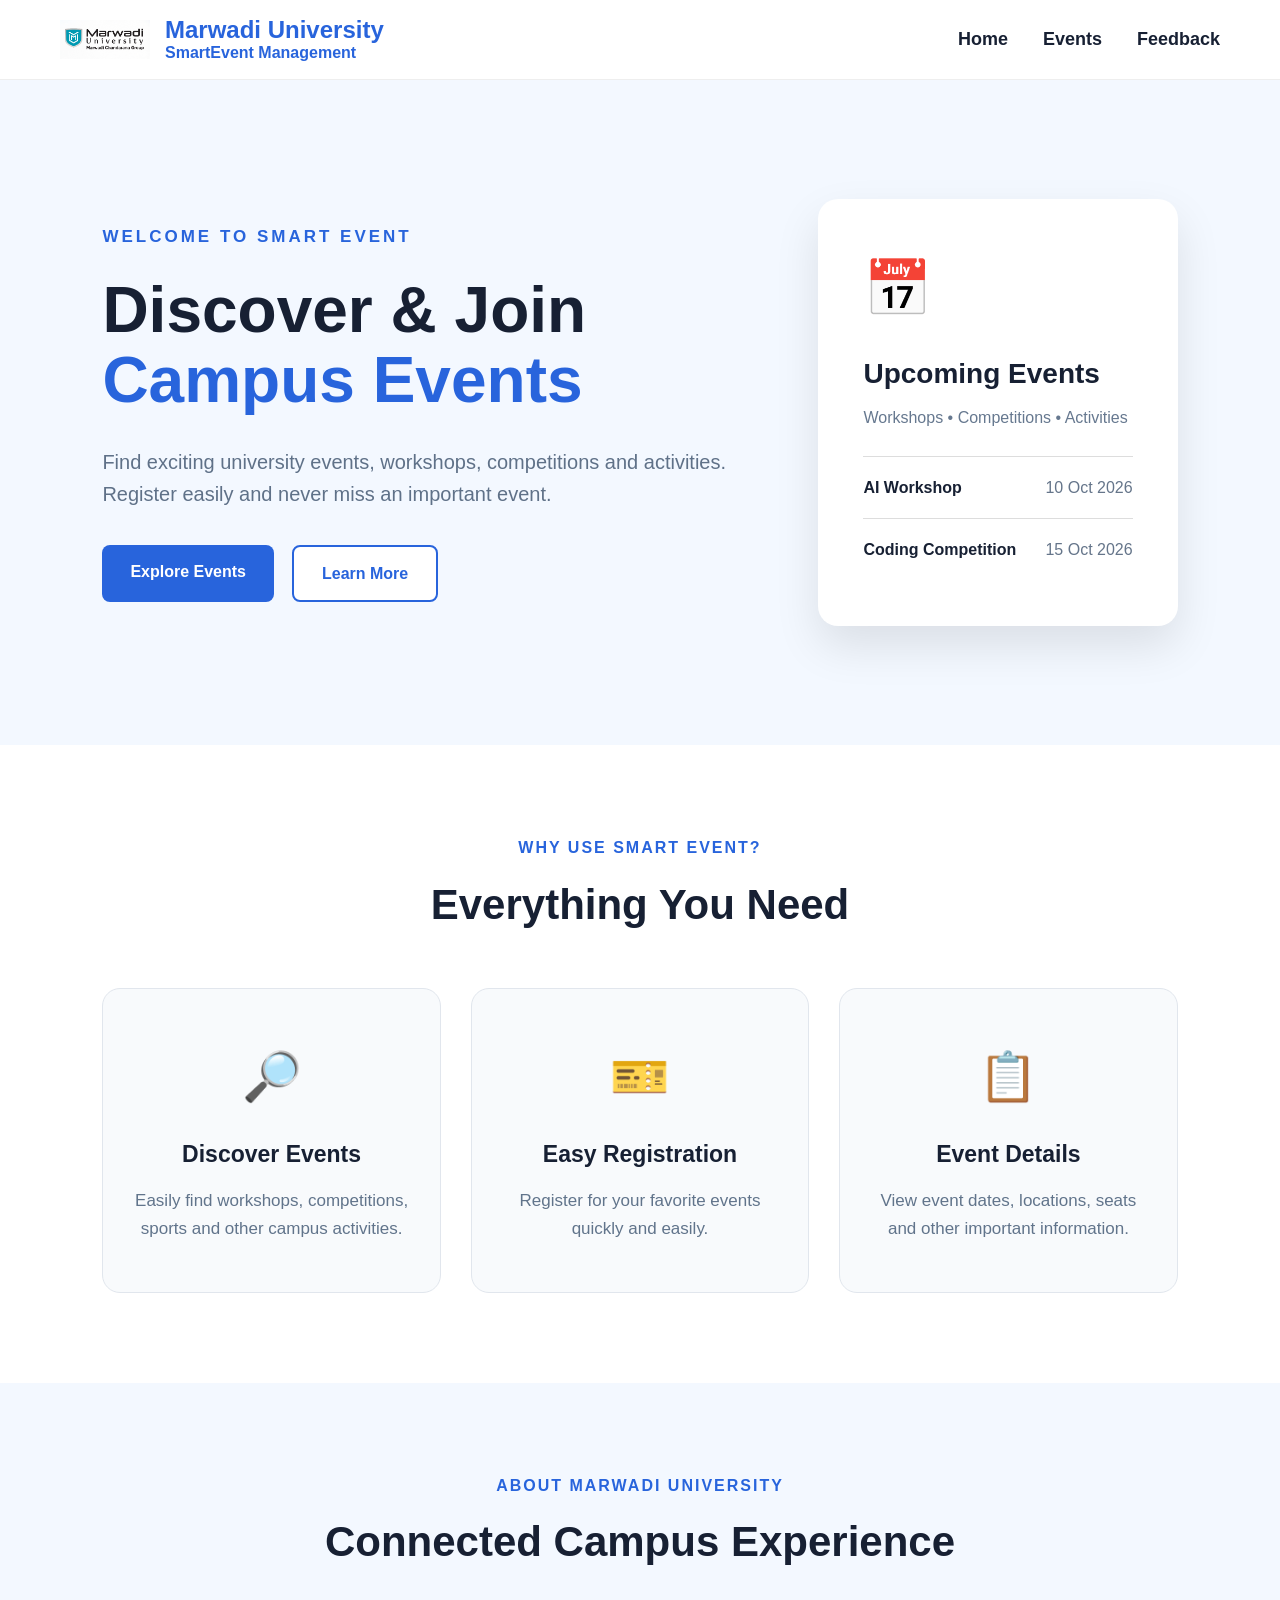
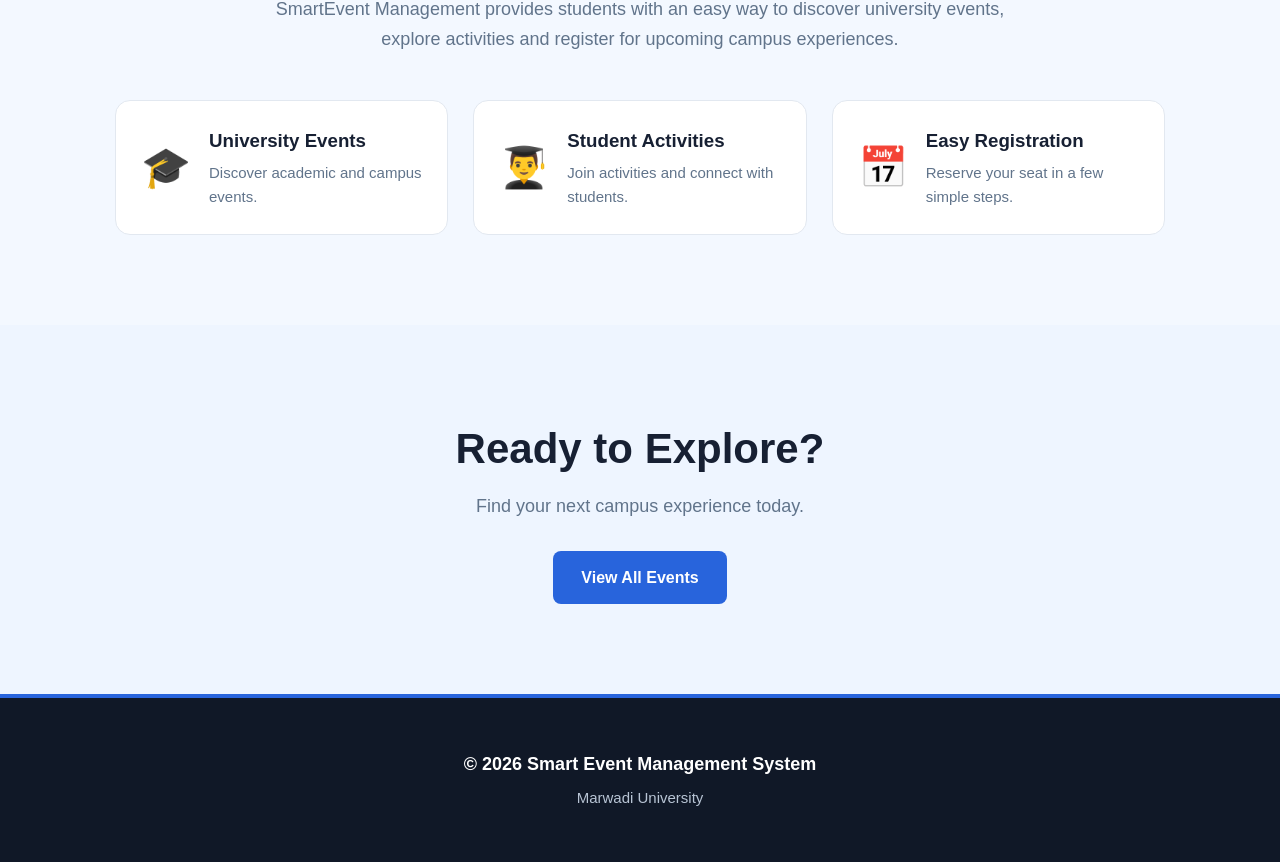
<file: index.html>
<!DOCTYPE html>
<html lang="en">

<head>
    <meta charset="UTF-8">
    <meta name="viewport" content="width=device-width, initial-scale=1.0">
    <title>Smart Event Management</title>
    <link rel="stylesheet" href="style.css">
</head>

<body>

    <header>

        <div class="logo">

            <img
                src="logo.png"
                alt="Marwadi University Logo"
                class="university-logo"
            >

            <div class="logo-text">

                <div class="university-name">
                    Marwadi University
                </div>

                <div class="system-name">
                    SmartEvent Management
                </div>

            </div>

        </div>

        <nav>
            <a href="index.html">Home</a>
            <a href="events.html">Events</a>
            <a href="feedback.html">Feedback</a>
        </nav>

    </header>


    <main>

        <!-- HERO SECTION -->

        <section class="hero">

            <div class="hero-content">

                <p class="welcome">
                    WELCOME TO SMART EVENT
                </p>

                <h1>
                    Discover & Join<br>
                    <span>Campus Events</span>
                </h1>

                <p class="description">
                    Find exciting university events, workshops,
                    competitions and activities. Register easily
                    and never miss an important event.
                </p>

                <div class="hero-buttons">

                    <a href="events.html" class="btn primary">
                        Explore Events
                    </a>

                    <a href="#about" class="btn secondary">
                        Learn More
                    </a>

                </div>

            </div>


            <div class="hero-card">

                <div class="calendar-icon">
                    📅
                </div>

                <h2>
                    Upcoming Events
                </h2>

                <p>
                    Workshops • Competitions • Activities
                </p>

                <div class="event-mini">

                    <strong>
                        AI Workshop
                    </strong>

                    <span>
                        10 Oct 2026
                    </span>

                </div>

                <div class="event-mini">

                    <strong>
                        Coding Competition
                    </strong>

                    <span>
                        15 Oct 2026
                    </span>

                </div>

            </div>

        </section>


        <!-- FEATURES SECTION -->

        <section class="features" id="about">

            <div class="section-title">

                <p>
                    WHY USE SMART EVENT?
                </p>

                <h2>
                    Everything You Need
                </h2>

            </div>


            <div class="feature-container">

                <div class="feature-card">

                    <div class="feature-icon">
                        🔎
                    </div>

                    <h3>
                        Discover Events
                    </h3>

                    <p>
                        Easily find workshops, competitions,
                        sports and other campus activities.
                    </p>

                </div>


                <div class="feature-card">

                    <div class="feature-icon">
                        🎫
                    </div>

                    <h3>
                        Easy Registration
                    </h3>

                    <p>
                        Register for your favorite events
                        quickly and easily.
                    </p>

                </div>


                <div class="feature-card">

                    <div class="feature-icon">
                        📋
                    </div>

                    <h3>
                        Event Details
                    </h3>

                    <p>
                        View event dates, locations, seats
                        and other important information.
                    </p>

                </div>

            </div>

        </section>


        <!-- ABOUT MARWADI UNIVERSITY -->

        <section class="university-section">

            <div class="university-section-content">

                <p class="university-label">
                    ABOUT MARWADI UNIVERSITY
                </p>

                <h2>
                    Connected Campus Experience
                </h2>

                <p class="university-description">
                    SmartEvent Management provides students
                    with an easy way to discover university events,
                    explore activities and register for upcoming
                    campus experiences.
                </p>

                <div class="university-highlights">

                    <div class="university-highlight">

                        <div class="highlight-icon">
                            🎓
                        </div>

                        <div>
                            <h3>
                                University Events
                            </h3>

                            <p>
                                Discover academic and campus events.
                            </p>
                        </div>

                    </div>


                    <div class="university-highlight">

                        <div class="highlight-icon">
                            👨‍🎓
                        </div>

                        <div>
                            <h3>
                                Student Activities
                            </h3>

                            <p>
                                Join activities and connect with students.
                            </p>
                        </div>

                    </div>


                    <div class="university-highlight">

                        <div class="highlight-icon">
                            📅
                        </div>

                        <div>
                            <h3>
                                Easy Registration
                            </h3>

                            <p>
                                Reserve your seat in a few simple steps.
                            </p>

                        </div>

                    </div>

                </div>

            </div>

        </section>


        <!-- CALL TO ACTION -->

        <section class="call-to-action">

            <h2>
                Ready to Explore?
            </h2>

            <p>
                Find your next campus experience today.
            </p>

            <a href="events.html" class="btn primary">
                View All Events
            </a>

        </section>

    </main>


    <footer>

        <p>
            © 2026 Smart Event Management System
        </p>

        <p>
            Marwadi University
        </p>

    </footer>


</body>

</html>
</file>
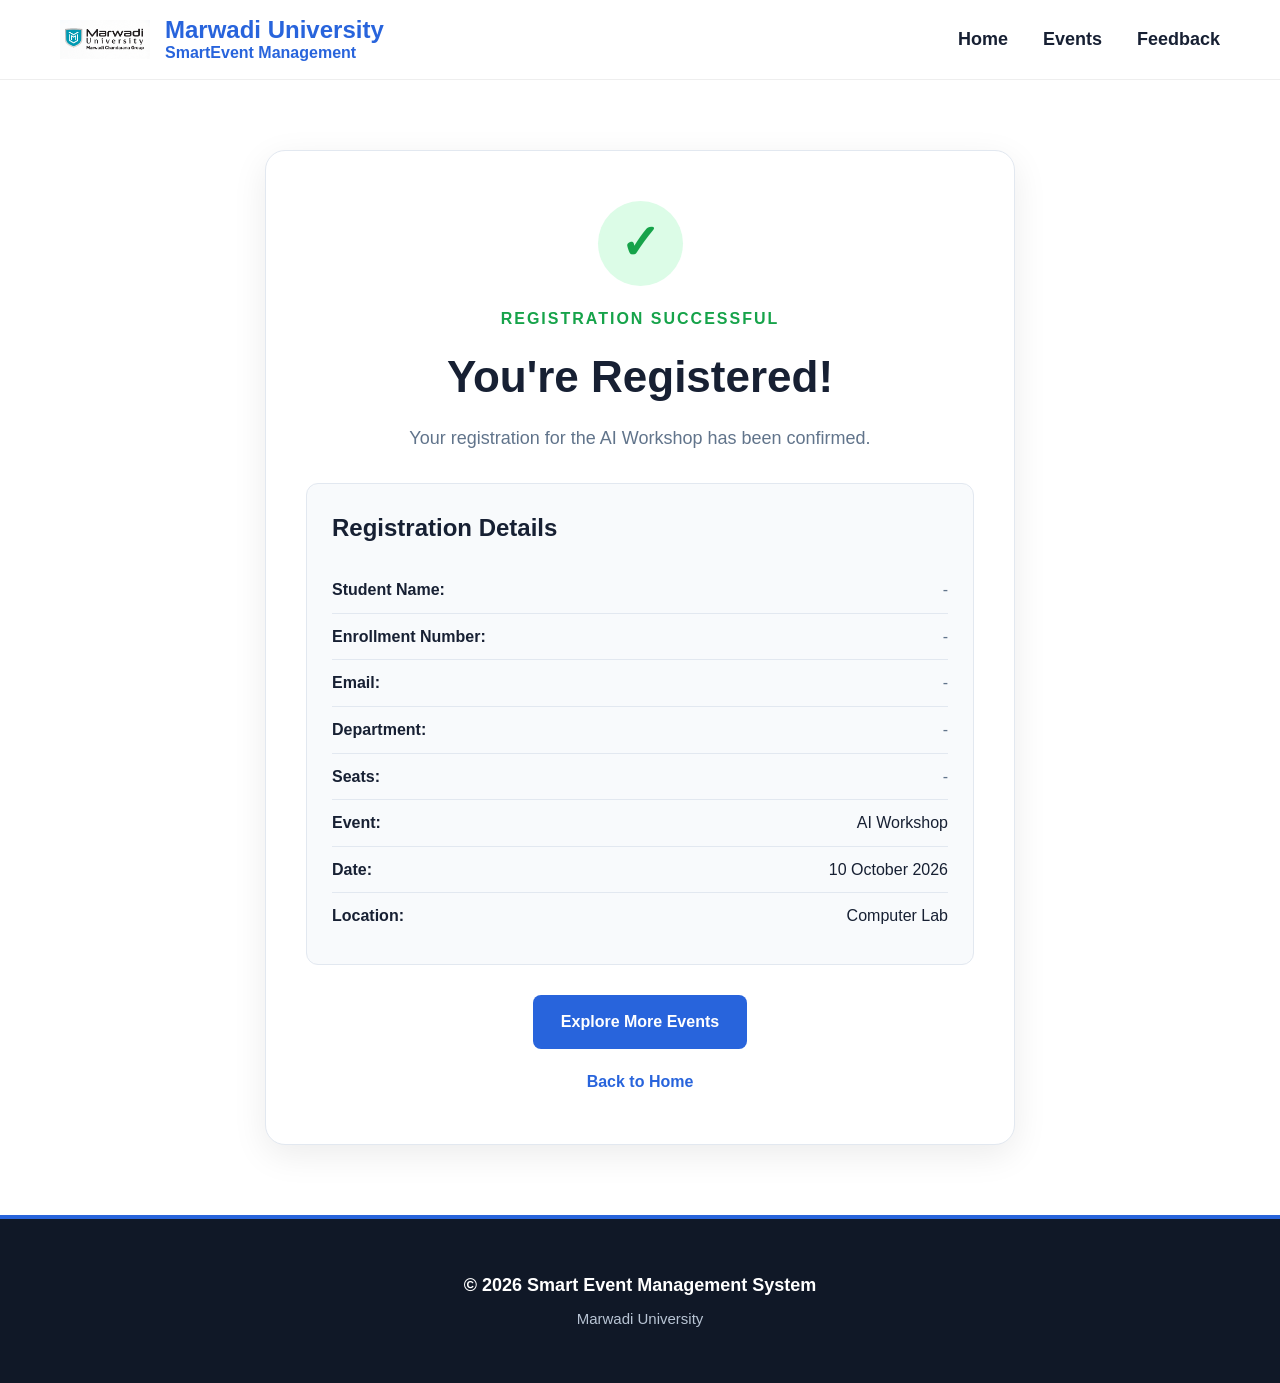
<file: confirmation.html>
<!DOCTYPE html>
<html lang="en">

<head>
    <meta charset="UTF-8">
    <meta name="viewport" content="width=device-width, initial-scale=1.0">

    <title>Registration Confirmed - SmartEvent</title>

    <link rel="stylesheet" href="style.css">
</head>

<body>

<header>

    <div class="logo">

        <img
            src="logo.png"
            alt="Marwadi University Logo"
            class="university-logo"
        >

        <div class="logo-text">

            <div class="university-name">
                Marwadi University
            </div>

            <div class="system-name">
                SmartEvent Management
            </div>

        </div>

    </div>

    <nav>
        <a href="index.html">Home</a>
        <a href="events.html">Events</a>
        <a href="feedback.html">Feedback</a>
    </nav>

</header>


<main>

    <section class="confirmation-page">

        <div class="success-icon">
            ✓
        </div>

        <p class="success-label">
            REGISTRATION SUCCESSFUL
        </p>

        <h1>
            You're Registered!
        </h1>

        <p class="confirmation-text">
            Your registration for the AI Workshop has been confirmed.
        </p>


        <div class="registration-summary">

            <h2>
                Registration Details
            </h2>

            <p>
                <strong>Student Name:</strong>
                <span id="confirmName">-</span>
            </p>

            <p>
                <strong>Enrollment Number:</strong>
                <span id="confirmEnrollment">-</span>
            </p>

            <p>
                <strong>Email:</strong>
                <span id="confirmEmail">-</span>
            </p>

            <p>
                <strong>Department:</strong>
                <span id="confirmDepartment">-</span>
            </p>

            <p>
                <strong>Seats:</strong>
                <span id="confirmSeats">-</span>
            </p>

            <p>
                <strong>Event:</strong>
                AI Workshop
            </p>

            <p>
                <strong>Date:</strong>
                10 October 2026
            </p>

            <p>
                <strong>Location:</strong>
                Computer Lab
            </p>

        </div>


        <a href="events.html" class="btn primary">
            Explore More Events
        </a>

        <a href="index.html" class="home-link">
            Back to Home
        </a>

    </section>

</main>


<footer>

    <p>
        © 2026 Smart Event Management System
    </p>

    <p>
        Marwadi University
    </p>

</footer>


<script>

    const data = JSON.parse(
        localStorage.getItem("registrationData")
    );

    if (data) {

        document.getElementById("confirmName").textContent =
            data.studentName;

        document.getElementById("confirmEnrollment").textContent =
            data.enrollment;

        document.getElementById("confirmEmail").textContent =
            data.email;

        document.getElementById("confirmDepartment").textContent =
            data.department;

        document.getElementById("confirmSeats").textContent =
            data.seats;
    }

</script>

</body>

</html>
</file>
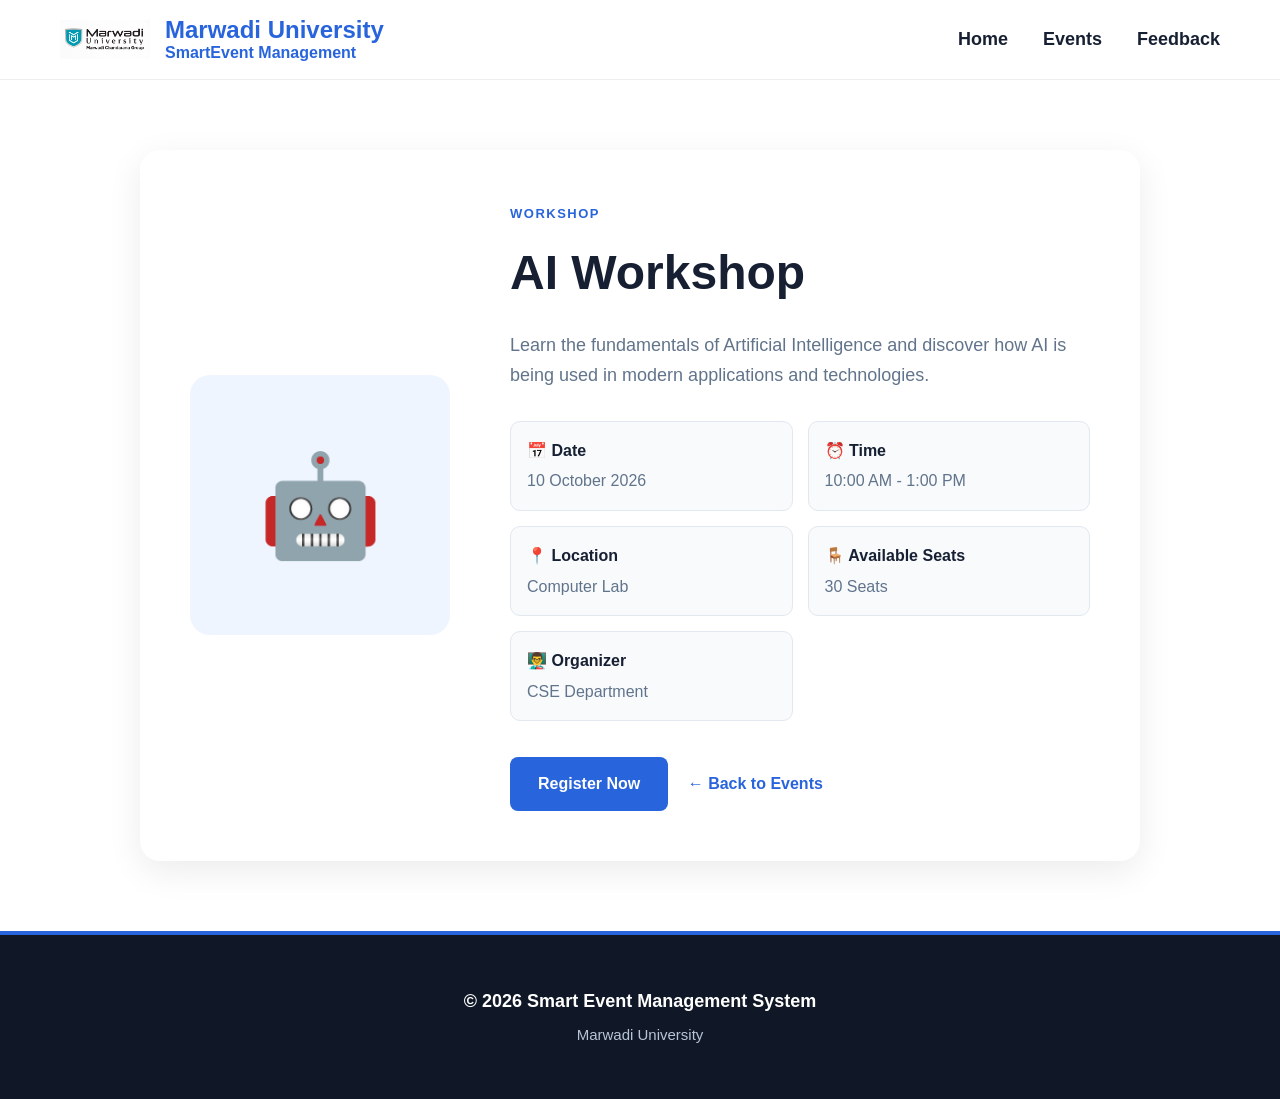
<file: details.html>
<!DOCTYPE html>
<html lang="en">

<head>
    <meta charset="UTF-8">
    <meta name="viewport" content="width=device-width, initial-scale=1.0">
    <title>Event Details - SmartEvent</title>
    <link rel="stylesheet" href="style.css">
</head>

<body>

<header>

    <div class="logo">

        <img
            src="logo.png"
            alt="Marwadi University Logo"
            class="university-logo"
        >

        <div class="logo-text">

            <div class="university-name">
                Marwadi University
            </div>

            <div class="system-name">
                SmartEvent Management
            </div>

        </div>

    </div>

    <nav>
        <a href="index.html">Home</a>
        <a href="events.html">Events</a>
        <a href="feedback.html">Feedback</a>
    </nav>

</header>


<main>

    <section class="details-page">

        <div class="details-icon">
            🤖
        </div>

        <div class="details-content">

            <span class="event-type">
                WORKSHOP
            </span>

            <h1>
                AI Workshop
            </h1>

            <p class="details-description">
                Learn the fundamentals of Artificial Intelligence
                and discover how AI is being used in modern
                applications and technologies.
            </p>

            <div class="details-box">

                <div>
                    <strong>📅 Date</strong>
                    <span>10 October 2026</span>
                </div>

                <div>
                    <strong>⏰ Time</strong>
                    <span>10:00 AM - 1:00 PM</span>
                </div>

                <div>
                    <strong>📍 Location</strong>
                    <span>Computer Lab</span>
                </div>

                <div>
                    <strong>🪑 Available Seats</strong>
                    <span>30 Seats</span>
                </div>

                <div>
                    <strong>👨‍🏫 Organizer</strong>
                    <span>CSE Department</span>
                </div>

            </div>

            <a href="registration.html" class="btn primary">
                Register Now
            </a>

            <a href="events.html" class="back-link">
                ← Back to Events
            </a>

        </div>

    </section>

</main>


<footer>

    <p>
        © 2026 Smart Event Management System
    </p>

    <p>
        Marwadi University
    </p>

</footer>


</body>

</html>
</file>
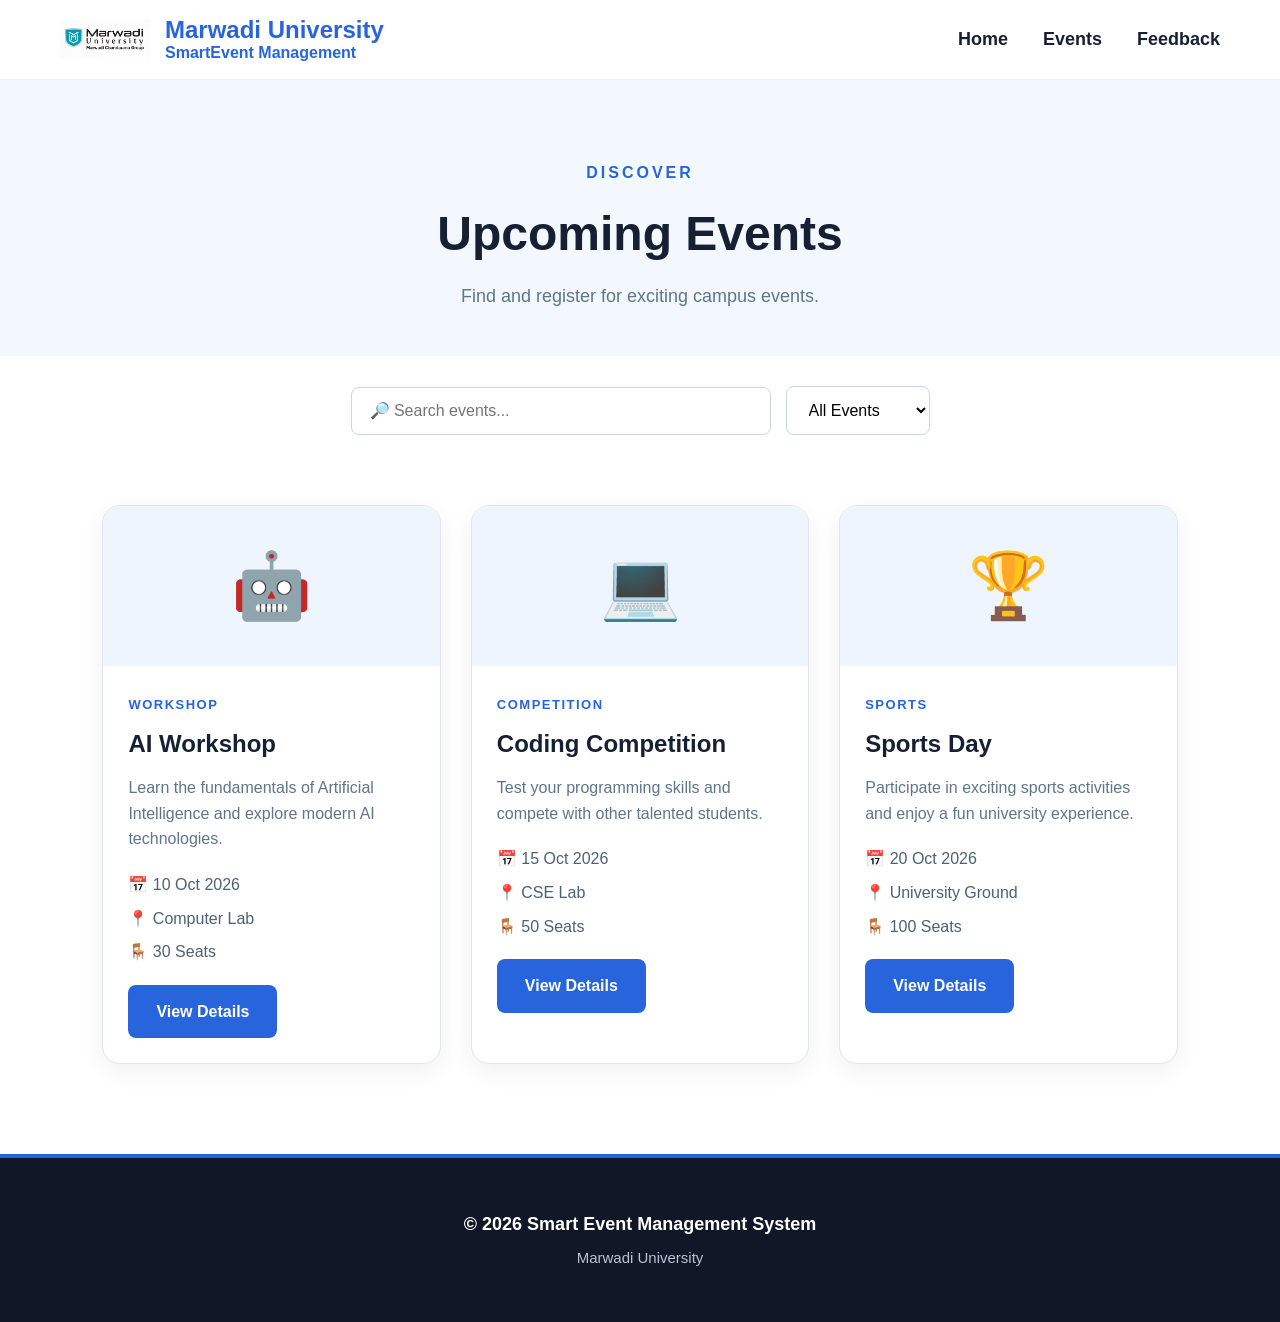
<file: events.html>
<!DOCTYPE html>
<html lang="en">

<head>
    <meta charset="UTF-8">
    <meta name="viewport" content="width=device-width, initial-scale=1.0">
    <title>Events - SmartEvent</title>
    <link rel="stylesheet" href="style.css">
</head>

<body>

<header>

    <div class="logo">

        <img
            src="logo.png"
            alt="Marwadi University Logo"
            class="university-logo"
        >

        <div class="logo-text">

            <div class="university-name">
                Marwadi University
            </div>

            <div class="system-name">
                SmartEvent Management
            </div>

        </div>

    </div>

    <nav>
        <a href="index.html">Home</a>
        <a href="events.html">Events</a>
        <a href="feedback.html">Feedback</a>
    </nav>

</header>


<main>

    <section class="events-header">

        <p>DISCOVER</p>

        <h1>
            Upcoming Events
        </h1>

        <span>
            Find and register for exciting campus events.
        </span>

    </section>


    <div class="event-controls">

        <input
            type="text"
            id="eventSearch"
            placeholder="🔎 Search events..."
        >

        <select id="eventFilter">

            <option value="all">
                All Events
            </option>

            <option value="Workshop">
                Workshop
            </option>

            <option value="Competition">
                Competition
            </option>

            <option value="Sports">
                Sports
            </option>

        </select>

    </div>


    <section class="events-container">


        <!-- AI Workshop -->

        <div class="event-card" data-category="Workshop">

            <div class="event-image">
                🤖
            </div>

            <div class="event-content">

                <span class="event-type">
                    WORKSHOP
                </span>

                <h2>
                    AI Workshop
                </h2>

                <p>
                    Learn the fundamentals of Artificial Intelligence
                    and explore modern AI technologies.
                </p>

                <div class="event-info">

                    <span>
                        📅 10 Oct 2026
                    </span>

                    <span>
                        📍 Computer Lab
                    </span>

                    <span>
                        🪑 30 Seats
                    </span>

                </div>

                <a href="details.html" class="btn primary">
                    View Details
                </a>

            </div>

        </div>


        <!-- Coding Competition -->

        <div class="event-card" data-category="Competition">

            <div class="event-image">
                💻
            </div>

            <div class="event-content">

                <span class="event-type">
                    COMPETITION
                </span>

                <h2>
                    Coding Competition
                </h2>

                <p>
                    Test your programming skills and compete
                    with other talented students.
                </p>

                <div class="event-info">

                    <span>
                        📅 15 Oct 2026
                    </span>

                    <span>
                        📍 CSE Lab
                    </span>

                    <span>
                        🪑 50 Seats
                    </span>

                </div>

                <a href="details.html" class="btn primary">
                    View Details
                </a>

            </div>

        </div>


        <!-- Sports Day -->

        <div class="event-card" data-category="Sports">

            <div class="event-image">
                🏆
            </div>

            <div class="event-content">

                <span class="event-type">
                    SPORTS
                </span>

                <h2>
                    Sports Day
                </h2>

                <p>
                    Participate in exciting sports activities
                    and enjoy a fun university experience.
                </p>

                <div class="event-info">

                    <span>
                        📅 20 Oct 2026
                    </span>

                    <span>
                        📍 University Ground
                    </span>

                    <span>
                        🪑 100 Seats
                    </span>

                </div>

                <a href="details.html" class="btn primary">
                    View Details
                </a>

            </div>

        </div>


    </section>

</main>


<footer>

    <p>
        © 2026 Smart Event Management System
    </p>

    <p>
        Marwadi University
    </p>

</footer>


<script src="script.js"></script>

</body>

</html>
</file>
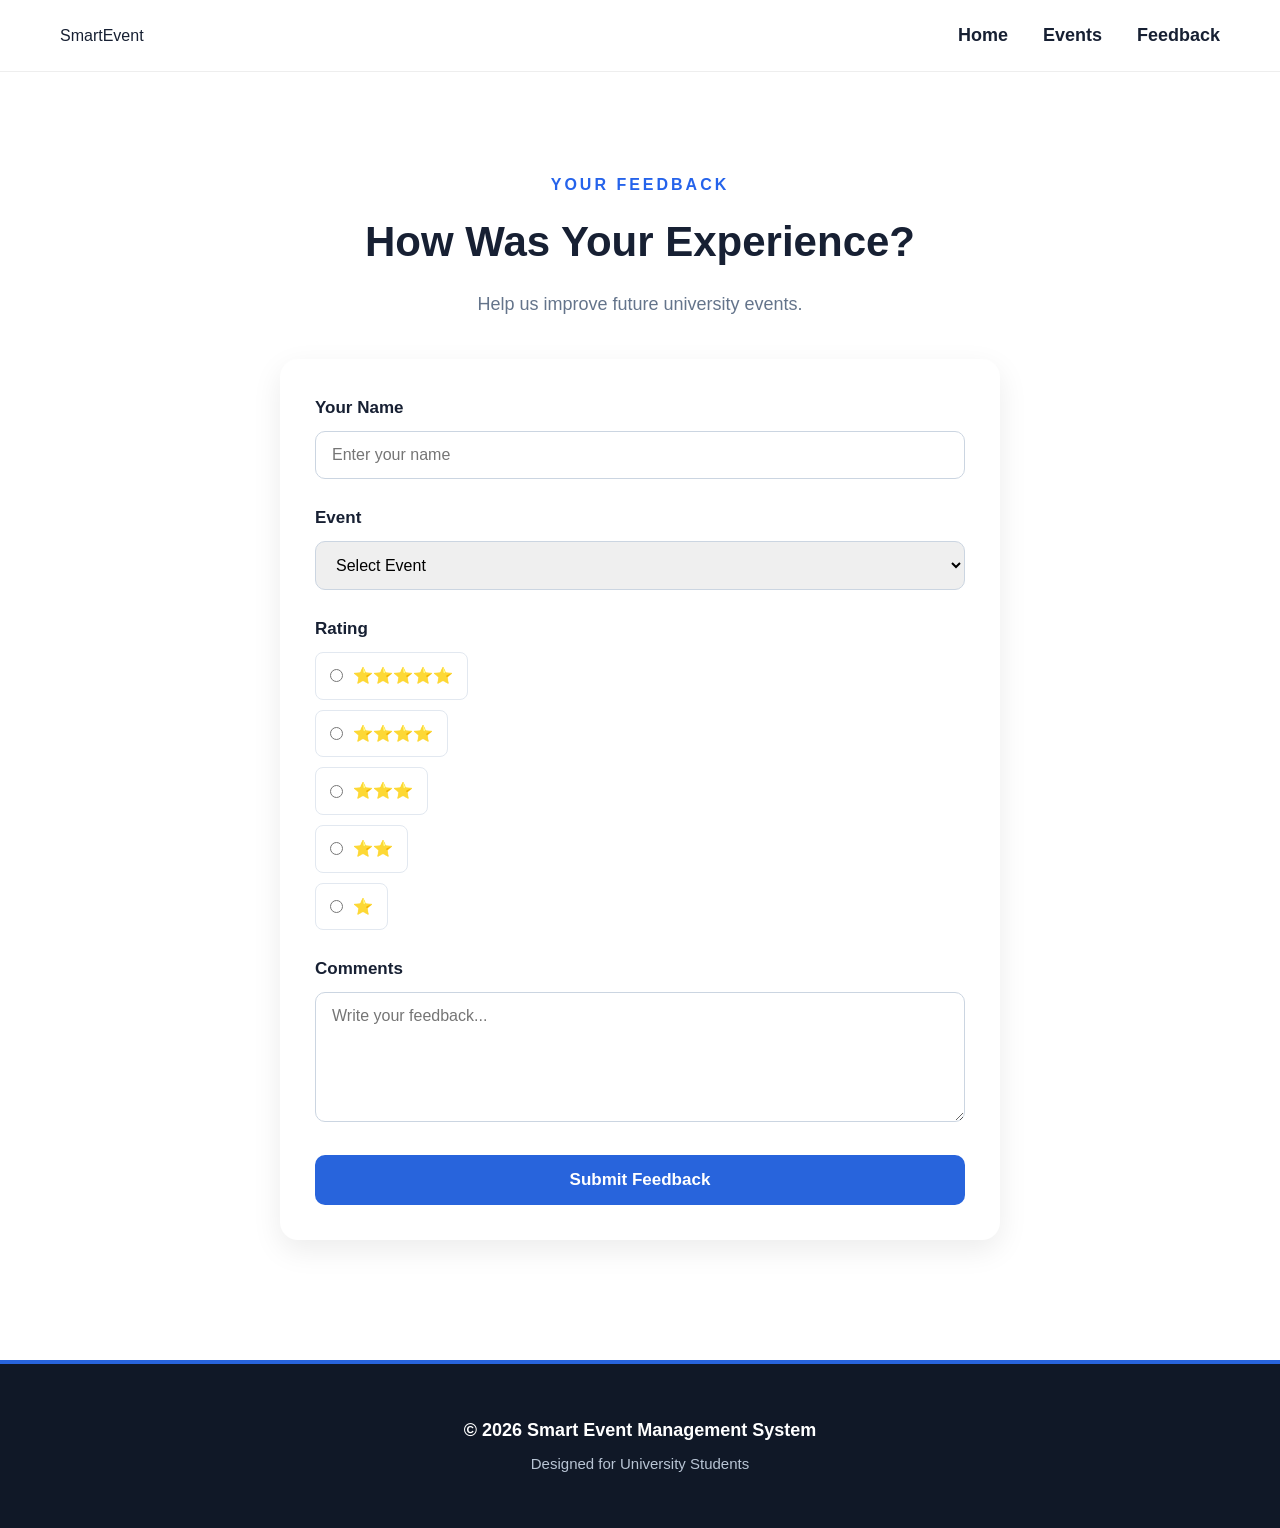
<file: feedback.html>
<!DOCTYPE html>
<html lang="en">
<head>
    <meta charset="UTF-8">
    <meta name="viewport" content="width=device-width, initial-scale=1.0">
    <title>Feedback - SmartEvent</title>
    <link rel="stylesheet" href="style.css">

    <style>
        .feedback-page {
            max-width: 800px;
            margin: 60px auto;
            padding: 40px;
        }

        .feedback-header {
            text-align: center;
            margin-bottom: 40px;
        }

        .feedback-header p {
            color: #2563eb;
            font-weight: bold;
            letter-spacing: 3px;
            margin-bottom: 10px;
        }

        .feedback-header h1 {
            font-size: 42px;
            margin: 0 0 15px;
            color: #172033;
        }

        .feedback-header span {
            color: #64748b;
            font-size: 18px;
        }

        #feedbackForm {
            background: #ffffff;
            padding: 35px;
            border-radius: 18px;
            box-shadow: 0 10px 30px rgba(0, 0, 0, 0.08);
        }

        .form-group {
            margin-bottom: 25px;
        }

        .form-group > label {
            display: block;
            font-weight: bold;
            margin-bottom: 10px;
            color: #172033;
            font-size: 17px;
        }

        .form-group input[type="text"],
        .form-group select,
        .form-group textarea {
            width: 100%;
            box-sizing: border-box;
            padding: 14px 16px;
            border: 1px solid #cbd5e1;
            border-radius: 10px;
            font-size: 16px;
            font-family: inherit;
            outline: none;
        }

        .form-group textarea {
            resize: vertical;
            min-height: 130px;
        }

        .form-group input[type="text"]:focus,
        .form-group select:focus,
        .form-group textarea:focus {
            border-color: #2563eb;
        }

        .rating-options {
            display: flex;
            flex-direction: column;
            gap: 10px;
        }

        .rating-options label {
            display: flex;
            align-items: center;
            gap: 10px;
            padding: 10px 14px;
            border: 1px solid #e2e8f0;
            border-radius: 8px;
            cursor: pointer;
            width: fit-content;
        }

        .rating-options label:hover {
            background: #f8fafc;
        }

        .rating-options input[type="radio"] {
            margin: 0;
        }

        .feedback-btn {
            display: block;
            width: 100%;
            border: none;
            cursor: pointer;
            padding: 15px;
            font-size: 17px;
            border-radius: 10px;
        }

        .feedback-message {
            text-align: center;
            margin-top: 20px;
            font-weight: bold;
            color: #16a34a;
        }

        @media (max-width: 600px) {
            .feedback-page {
                margin: 30px 15px;
                padding: 15px;
            }

            #feedbackForm {
                padding: 25px 20px;
            }

            .feedback-header h1 {
                font-size: 30px;
            }
        }
    </style>
</head>

<body>

<header>
    <div class="logo">
        SmartEvent
    </div>

    <nav>
        <a href="index.html">Home</a>
        <a href="events.html">Events</a>
        <a href="feedback.html">Feedback</a>
    </nav>
</header>

<main>

    <section class="feedback-page">

        <div class="feedback-header">
            <p>YOUR FEEDBACK</p>

            <h1>How Was Your Experience?</h1>

            <span>
                Help us improve future university events.
            </span>
        </div>

        <form id="feedbackForm">

            <div class="form-group">
                <label for="feedbackName">Your Name</label>

                <input
                    type="text"
                    id="feedbackName"
                    placeholder="Enter your name"
                    required
                >
            </div>

            <div class="form-group">
                <label for="eventName">Event</label>

                <select id="eventName" required>
                    <option value="">Select Event</option>
                    <option value="AI Workshop">AI Workshop</option>
                    <option value="Coding Competition">Coding Competition</option>
                    <option value="Sports Day">Sports Day</option>
                </select>
            </div>

            <div class="form-group">

                <label>Rating</label>

                <div class="rating-options">

                    <label>
                        <input type="radio" name="rating" value="5" required>
                        ⭐⭐⭐⭐⭐
                    </label>

                    <label>
                        <input type="radio" name="rating" value="4">
                        ⭐⭐⭐⭐
                    </label>

                    <label>
                        <input type="radio" name="rating" value="3">
                        ⭐⭐⭐
                    </label>

                    <label>
                        <input type="radio" name="rating" value="2">
                        ⭐⭐
                    </label>

                    <label>
                        <input type="radio" name="rating" value="1">
                        ⭐
                    </label>

                </div>

            </div>

            <div class="form-group">

                <label for="comments">Comments</label>

                <textarea
                    id="comments"
                    rows="5"
                    placeholder="Write your feedback..."
                    required
                ></textarea>

            </div>

            <button
                type="submit"
                class="btn primary feedback-btn">
                Submit Feedback
            </button>

        </form>

        <div id="feedbackMessage" class="feedback-message"></div>

    </section>

</main>

<footer>
    <p>© 2026 Smart Event Management System</p>
    <p>Designed for University Students</p>
</footer>

<script src="script.js"></script>

</body>
</html>
</file>
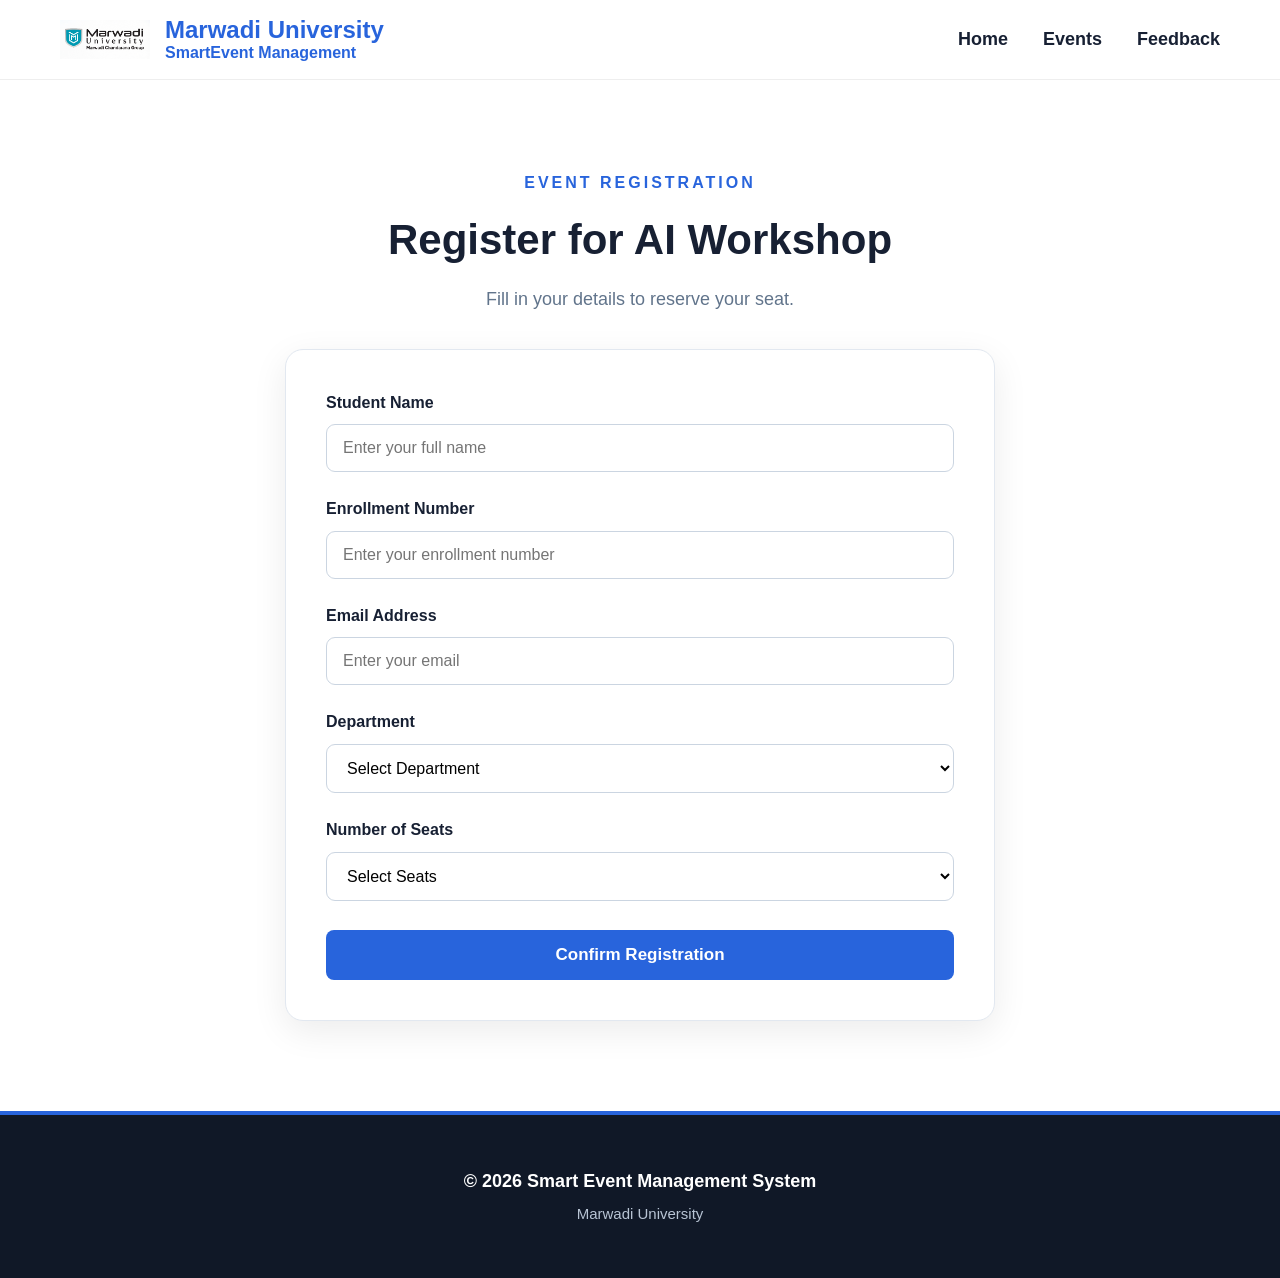
<file: registration.html>
<!DOCTYPE html>
<html lang="en">

<head>
    <meta charset="UTF-8">
    <meta name="viewport" content="width=device-width, initial-scale=1.0">
    <title>Registration - SmartEvent</title>
    <link rel="stylesheet" href="style.css">
</head>

<body>

<header>

    <div class="logo">

        <img
            src="logo.png"
            alt="Marwadi University Logo"
            class="university-logo"
        >

        <div class="logo-text">

            <div class="university-name">
                Marwadi University
            </div>

            <div class="system-name">
                SmartEvent Management
            </div>

        </div>

    </div>

    <nav>
        <a href="index.html">Home</a>
        <a href="events.html">Events</a>
        <a href="feedback.html">Feedback</a>
    </nav>

</header>


<main>

    <section class="registration-page">

        <div class="registration-header">

            <p>EVENT REGISTRATION</p>

            <h1>
                Register for AI Workshop
            </h1>

            <span>
                Fill in your details to reserve your seat.
            </span>

        </div>


        <form id="registrationForm">

            <div class="form-group">

                <label for="studentName">
                    Student Name
                </label>

                <input
                    type="text"
                    id="studentName"
                    placeholder="Enter your full name"
                    required
                >

            </div>


            <div class="form-group">

                <label for="enrollment">
                    Enrollment Number
                </label>

                <input
                    type="text"
                    id="enrollment"
                    placeholder="Enter your enrollment number"
                    required
                >

            </div>


            <div class="form-group">

                <label for="email">
                    Email Address
                </label>

                <input
                    type="email"
                    id="email"
                    placeholder="Enter your email"
                    required
                >

            </div>


            <div class="form-group">

                <label for="department">
                    Department
                </label>

                <select id="department" required>

                    <option value="">
                        Select Department
                    </option>

                    <option value="CSE">
                        CSE
                    </option>

                    <option value="AI/ML">
                        AI / ML
                    </option>

                    <option value="Data Science">
                        Data Science
                    </option>

                    <option value="Cyber Security">
                        Cyber Security
                    </option>

                    <option value="Other">
                        Other
                    </option>

                </select>

            </div>


            <div class="form-group">

                <label for="seats">
                    Number of Seats
                </label>

                <select id="seats" required>

                    <option value="">
                        Select Seats
                    </option>

                    <option value="1">
                        1 Seat
                    </option>

                    <option value="2">
                        2 Seats
                    </option>

                </select>

            </div>


            <button
                type="submit"
                class="btn primary register-btn">

                Confirm Registration

            </button>

        </form>

    </section>

</main>


<footer>

    <p>
        © 2026 Smart Event Management System
    </p>

    <p>
        Marwadi University
    </p>

</footer>


<script src="script.js"></script>

</body>

</html>
</file>
<file: style.css>
/* ==============================
   SMART EVENT MANAGEMENT SYSTEM
   Marwadi University
   ============================== */

* {
    box-sizing: border-box;
    margin: 0;
    padding: 0;
}

body {
    font-family: Arial, Helvetica, sans-serif;
    color: #172033;
    background: #ffffff;
    line-height: 1.6;
}

/* ==============================
   HEADER
   ============================== */

header {
    display: flex;
    align-items: center;
    justify-content: space-between;
    padding: 12px 60px;
    min-height: 72px;
    background: #ffffff;
    border-bottom: 1px solid #eeeeee;
}

header .logo {
    display: flex;
    align-items: center;
    gap: 15px;
}

header .university-logo {
    width: 90px;
    height: 55px;
    object-fit: contain;
    display: block;
}

header .logo-text {
    display: flex;
    flex-direction: column;
    justify-content: center;
}

header .university-name {
    font-size: 24px;
    font-weight: 700;
    line-height: 1.1;
    color: #2864dc;
}

header .system-name {
    font-size: 16px;
    font-weight: 600;
    line-height: 1.2;
    color: #2864dc;
}

header nav {
    display: flex;
    align-items: center;
    gap: 35px;
}

header nav a {
    text-decoration: none;
    color: #172033;
    font-weight: 600;
    font-size: 18px;
}

header nav a:hover {
    color: #2864dc;
}

/* ==============================
   BUTTONS
   ============================== */

.btn {
    display: inline-block;
    padding: 14px 28px;
    border-radius: 8px;
    text-decoration: none;
    font-weight: 700;
    font-size: 16px;
    cursor: pointer;
    border: none;
}

.btn.primary {
    background: #2864dc;
    color: white;
}

.btn.primary:hover {
    background: #174db7;
}

.btn.secondary {
    background: white;
    color: #2864dc;
    border: 2px solid #2864dc;
}

.btn.secondary:hover {
    background: #2864dc;
    color: white;
}

/* ==============================
   HOME - HERO
   ============================== */

.hero {
    min-height: 665px;
    padding: 110px 8%;
    display: flex;
    align-items: center;
    justify-content: space-between;
    gap: 70px;
    background: #f3f8ff;
}

.hero-content {
    max-width: 700px;
}

.welcome {
    color: #2864dc;
    font-size: 17px;
    font-weight: 700;
    letter-spacing: 3px;
    margin-bottom: 25px;
}

.hero h1 {
    font-size: 64px;
    line-height: 1.1;
    margin-bottom: 30px;
}

.hero h1 span {
    color: #2864dc;
}

.description {
    color: #5f7188;
    font-size: 20px;
    max-width: 720px;
    margin-bottom: 35px;
}

.hero-buttons {
    display: flex;
    gap: 18px;
}

.hero-card {
    width: 390px;
    padding: 45px;
    background: white;
    border-radius: 20px;
    box-shadow: 0 20px 45px rgba(0, 0, 0, 0.10);
}

.calendar-icon {
    font-size: 55px;
    margin-bottom: 20px;
}

.hero-card h2 {
    font-size: 28px;
    margin-bottom: 8px;
}

.hero-card > p {
    color: #66788f;
    margin-bottom: 25px;
}

.event-mini {
    display: flex;
    justify-content: space-between;
    padding: 18px 0;
    border-top: 1px solid #dddddd;
}

.event-mini span {
    color: #65758a;
}

/* ==============================
   FEATURES
   ============================== */

.features {
    padding: 90px 8%;
    background: white;
}

.section-title {
    text-align: center;
    margin-bottom: 50px;
}

.section-title p {
    color: #2864dc;
    font-weight: 700;
    letter-spacing: 2px;
    margin-bottom: 10px;
}

.section-title h2 {
    font-size: 42px;
}

.feature-container {
    display: grid;
    grid-template-columns: repeat(3, 1fr);
    gap: 30px;
}

.feature-card {
    text-align: center;
    padding: 50px 30px;
    background: #f8fafc;
    border: 1px solid #e1e6ed;
    border-radius: 18px;
}

.feature-icon {
    font-size: 48px;
    margin-bottom: 20px;
}

.feature-card h3 {
    font-size: 23px;
    margin-bottom: 15px;
}

.feature-card p {
    color: #61748b;
    font-size: 17px;
}

/* ==============================
   CALL TO ACTION
   ============================== */

.call-to-action {
    text-align: center;
    padding: 90px 20px;
    background: #eef5ff;
}

.call-to-action h2 {
    font-size: 42px;
    margin-bottom: 10px;
}

.call-to-action p {
    color: #61748b;
    font-size: 18px;
    margin-bottom: 30px;
}

/* ==============================
   EVENTS PAGE
   ============================== */

.events-header {
    text-align: center;
    padding: 80px 20px 45px;
    background: #f3f8ff;
}

.events-header p {
    color: #2864dc;
    font-weight: 700;
    letter-spacing: 3px;
}

.events-header h1 {
    font-size: 48px;
    margin: 10px 0;
}

.events-header span {
    color: #61748b;
    font-size: 18px;
}

/* Search and Filter */

.event-controls {
    display: flex;
    justify-content: center;
    align-items: center;
    gap: 15px;
    padding: 30px 20px;
}

#eventSearch {
    width: 420px;
    padding: 14px 18px;
    border: 1px solid #ccd5e0;
    border-radius: 8px;
    font-size: 16px;
}

#eventFilter {
    padding: 14px 18px;
    border: 1px solid #ccd5e0;
    border-radius: 8px;
    font-size: 16px;
    background: white;
}

/* Event Cards */

.events-container {
    padding: 40px 8% 90px;
    display: grid;
    grid-template-columns: repeat(3, 1fr);
    gap: 30px;
}

.event-card {
    background: white;
    border: 1px solid #e0e5ec;
    border-radius: 18px;
    overflow: hidden;
    box-shadow: 0 8px 25px rgba(0, 0, 0, 0.06);
}

.event-image {
    height: 160px;
    display: flex;
    align-items: center;
    justify-content: center;
    font-size: 65px;
    background: #eef5ff;
}

.event-card > div:not(.event-image) {
    padding: 25px;
}

.event-type {
    color: #2864dc;
    font-size: 13px;
    font-weight: 700;
    letter-spacing: 1.5px;
}

.event-card h2 {
    margin: 8px 0 12px;
}

.event-card p {
    color: #61748b;
    margin-bottom: 20px;
}

.event-info {
    display: flex;
    flex-direction: column;
    gap: 8px;
    margin-bottom: 20px;
    color: #4e6075;
}

/* ==============================
   FOOTER
   ============================== */

footer {
    text-align: center;
    padding: 35px 20px;
    background: #101827;
    color: white;
}

footer p {
    margin: 5px 0;
}

/* ==============================
   RESPONSIVE DESIGN
   ============================== */

@media (max-width: 900px) {

    header {
        padding: 15px 25px;
    }

    header nav {
        gap: 15px;
    }

    .hero {
        flex-direction: column;
        padding: 70px 30px;
        text-align: center;
    }

    .hero-buttons {
        justify-content: center;
    }

    .hero-card {
        width: 100%;
        max-width: 450px;
    }

    .feature-container,
    .events-container {
        grid-template-columns: 1fr;
    }

    .event-controls {
        flex-direction: column;
    }

    #eventSearch {
        width: 100%;
        max-width: 420px;
    }
}

@media (max-width: 600px) {

    header {
        flex-direction: column;
        gap: 15px;
    }

    header nav {
        gap: 20px;
    }

    .hero h1 {
        font-size: 42px;
    }

    .hero-card {
        padding: 30px;
    }

    .events-header h1 {
        font-size: 36px;
    }
}
/* ==============================
   EVENT DETAILS PAGE
   ============================== */

.details-page {
    max-width: 1000px;
    margin: 70px auto;
    padding: 50px;
    display: flex;
    align-items: center;
    gap: 60px;
    background: #ffffff;
    border-radius: 20px;
    box-shadow: 0 10px 35px rgba(0, 0, 0, 0.08);
}

.details-icon {
    width: 260px;
    height: 260px;
    flex-shrink: 0;
    display: flex;
    align-items: center;
    justify-content: center;
    background: #eef5ff;
    border-radius: 20px;
    font-size: 100px;
}

.details-content {
    flex: 1;
}

.details-content .event-type {
    display: inline-block;
    margin-bottom: 10px;
}

.details-content h1 {
    font-size: 48px;
    margin-bottom: 18px;
    color: #172033;
}

.details-description {
    color: #61748b;
    font-size: 18px;
    line-height: 1.7;
    margin-bottom: 30px;
}

.details-box {
    display: grid;
    grid-template-columns: 1fr 1fr;
    gap: 15px;
    margin-bottom: 30px;
}

.details-box > div {
    padding: 16px;
    background: #f8fafc;
    border-radius: 10px;
    border: 1px solid #e2e8f0;
}

.details-box strong {
    display: block;
    margin-bottom: 5px;
    color: #172033;
}

.details-box span {
    color: #61748b;
}

.details-content .btn {
    margin-right: 15px;
}

.back-link {
    display: inline-block;
    margin-top: 20px;
    color: #2864dc;
    text-decoration: none;
    font-weight: 600;
}

.back-link:hover {
    text-decoration: underline;
}


/* Responsive Details Page */

@media (max-width: 800px) {

    .details-page {
        margin: 40px 20px;
        padding: 30px;
        flex-direction: column;
        text-align: center;
    }

    .details-icon {
        width: 200px;
        height: 200px;
    }

    .details-content h1 {
        font-size: 38px;
    }

    .details-box {
        grid-template-columns: 1fr;
        text-align: left;
    }

    .details-content .btn {
        margin-right: 0;
    }
}
/* ==============================
   REGISTRATION PAGE
   ============================== */

.registration-page {
    max-width: 750px;
    margin: 70px auto;
    padding: 20px;
}

.registration-header {
    text-align: center;
    margin-bottom: 35px;
}

.registration-header p {
    color: #2864dc;
    font-weight: 700;
    letter-spacing: 3px;
    margin-bottom: 10px;
}

.registration-header h1 {
    font-size: 42px;
    color: #172033;
    margin-bottom: 12px;
}

.registration-header span {
    color: #61748b;
    font-size: 18px;
}

#registrationForm {
    background: #ffffff;
    padding: 40px;
    border-radius: 18px;
    box-shadow: 0 10px 35px rgba(0, 0, 0, 0.08);
    border: 1px solid #e2e8f0;
}

.registration-page .form-group {
    margin-bottom: 24px;
}

.registration-page .form-group label {
    display: block;
    font-weight: 700;
    margin-bottom: 9px;
    color: #172033;
}

.registration-page .form-group input,
.registration-page .form-group select {
    width: 100%;
    padding: 14px 16px;
    box-sizing: border-box;
    border: 1px solid #cbd5e1;
    border-radius: 9px;
    font-size: 16px;
    font-family: Arial, Helvetica, sans-serif;
    background: #ffffff;
    outline: none;
}

.registration-page .form-group input:focus,
.registration-page .form-group select:focus {
    border-color: #2864dc;
}

.register-btn {
    width: 100%;
    margin-top: 5px;
    padding: 15px;
    font-size: 17px;
    cursor: pointer;
    border: none;
}

@media (max-width: 600px) {

    .registration-page {
        margin: 30px 15px;
        padding: 10px;
    }

    #registrationForm {
        padding: 25px 20px;
    }

    .registration-header h1 {
        font-size: 30px;
    }
}
/* ==============================
   CONFIRMATION PAGE
   ============================== */

.confirmation-page {
    max-width: 750px;
    margin: 70px auto;
    padding: 50px 40px;
    text-align: center;
    background: #ffffff;
    border-radius: 20px;
    box-shadow: 0 10px 35px rgba(0, 0, 0, 0.08);
    border: 1px solid #e2e8f0;
}

.success-icon {
    width: 85px;
    height: 85px;
    margin: 0 auto 20px;
    display: flex;
    align-items: center;
    justify-content: center;
    background: #dcfce7;
    color: #16a34a;
    border-radius: 50%;
    font-size: 48px;
    font-weight: bold;
}

.success-label {
    color: #16a34a;
    font-weight: 700;
    letter-spacing: 2px;
    margin-bottom: 10px;
}

.confirmation-page h1 {
    font-size: 44px;
    color: #172033;
    margin-bottom: 12px;
}

.confirmation-text {
    color: #61748b;
    font-size: 18px;
    margin-bottom: 30px;
}

.registration-summary {
    text-align: left;
    padding: 25px;
    margin-bottom: 30px;
    background: #f8fafc;
    border-radius: 12px;
    border: 1px solid #e2e8f0;
}

.registration-summary h2 {
    margin-bottom: 20px;
    color: #172033;
}

.registration-summary p {
    display: flex;
    justify-content: space-between;
    gap: 20px;
    padding: 10px 0;
    border-bottom: 1px solid #e2e8f0;
}

.registration-summary p:last-child {
    border-bottom: none;
}

.registration-summary strong {
    color: #172033;
}

.registration-summary span {
    color: #61748b;
    text-align: right;
}

.home-link {
    display: block;
    margin-top: 20px;
    color: #2864dc;
    text-decoration: none;
    font-weight: 600;
}

.home-link:hover {
    text-decoration: underline;
}

@media (max-width: 600px) {

    .confirmation-page {
        margin: 30px 15px;
        padding: 35px 20px;
    }

    .confirmation-page h1 {
        font-size: 34px;
    }

    .registration-summary p {
        flex-direction: column;
        gap: 3px;
    }

    .registration-summary span {
        text-align: left;
    }
}
/* ==============================
   MARWADI UNIVERSITY SECTION
   ============================== */

.university-section {
    padding: 90px 8%;
    background: #f3f8ff;
}

.university-section-content {
    max-width: 1050px;
    margin: auto;
    text-align: center;
}

.university-label {
    color: #2864dc;
    font-weight: 700;
    letter-spacing: 2px;
    margin-bottom: 10px;
}

.university-section h2 {
    font-size: 42px;
    color: #172033;
    margin-bottom: 18px;
}

.university-description {
    max-width: 750px;
    margin: 0 auto 45px;
    color: #61748b;
    font-size: 18px;
    line-height: 1.7;
}

.university-highlights {
    display: grid;
    grid-template-columns: repeat(3, 1fr);
    gap: 25px;
}

.university-highlight {
    display: flex;
    align-items: center;
    gap: 18px;
    text-align: left;
    background: #ffffff;
    padding: 25px;
    border-radius: 15px;
    border: 1px solid #e2e8f0;
}

.highlight-icon {
    font-size: 40px;
    flex-shrink: 0;
}

.university-highlight h3 {
    margin-bottom: 5px;
    color: #172033;
}

.university-highlight p {
    color: #61748b;
    font-size: 15px;
}


/* Responsive */

@media (max-width: 800px) {

    .university-highlights {
        grid-template-columns: 1fr;
    }

    .university-section h2 {
        font-size: 34px;
    }
}
/* ==============================
   IMPROVED FOOTER
   ============================== */

footer {
    text-align: center;
    padding: 45px 20px;
    background: #101827;
    color: white;
    border-top: 4px solid #2864dc;
}

footer p {
    margin: 7px 0;
}

footer p:first-child {
    font-size: 18px;
    font-weight: 700;
}

footer p:last-child {
    font-size: 15px;
    color: #b8c4d4;
}
</file>
